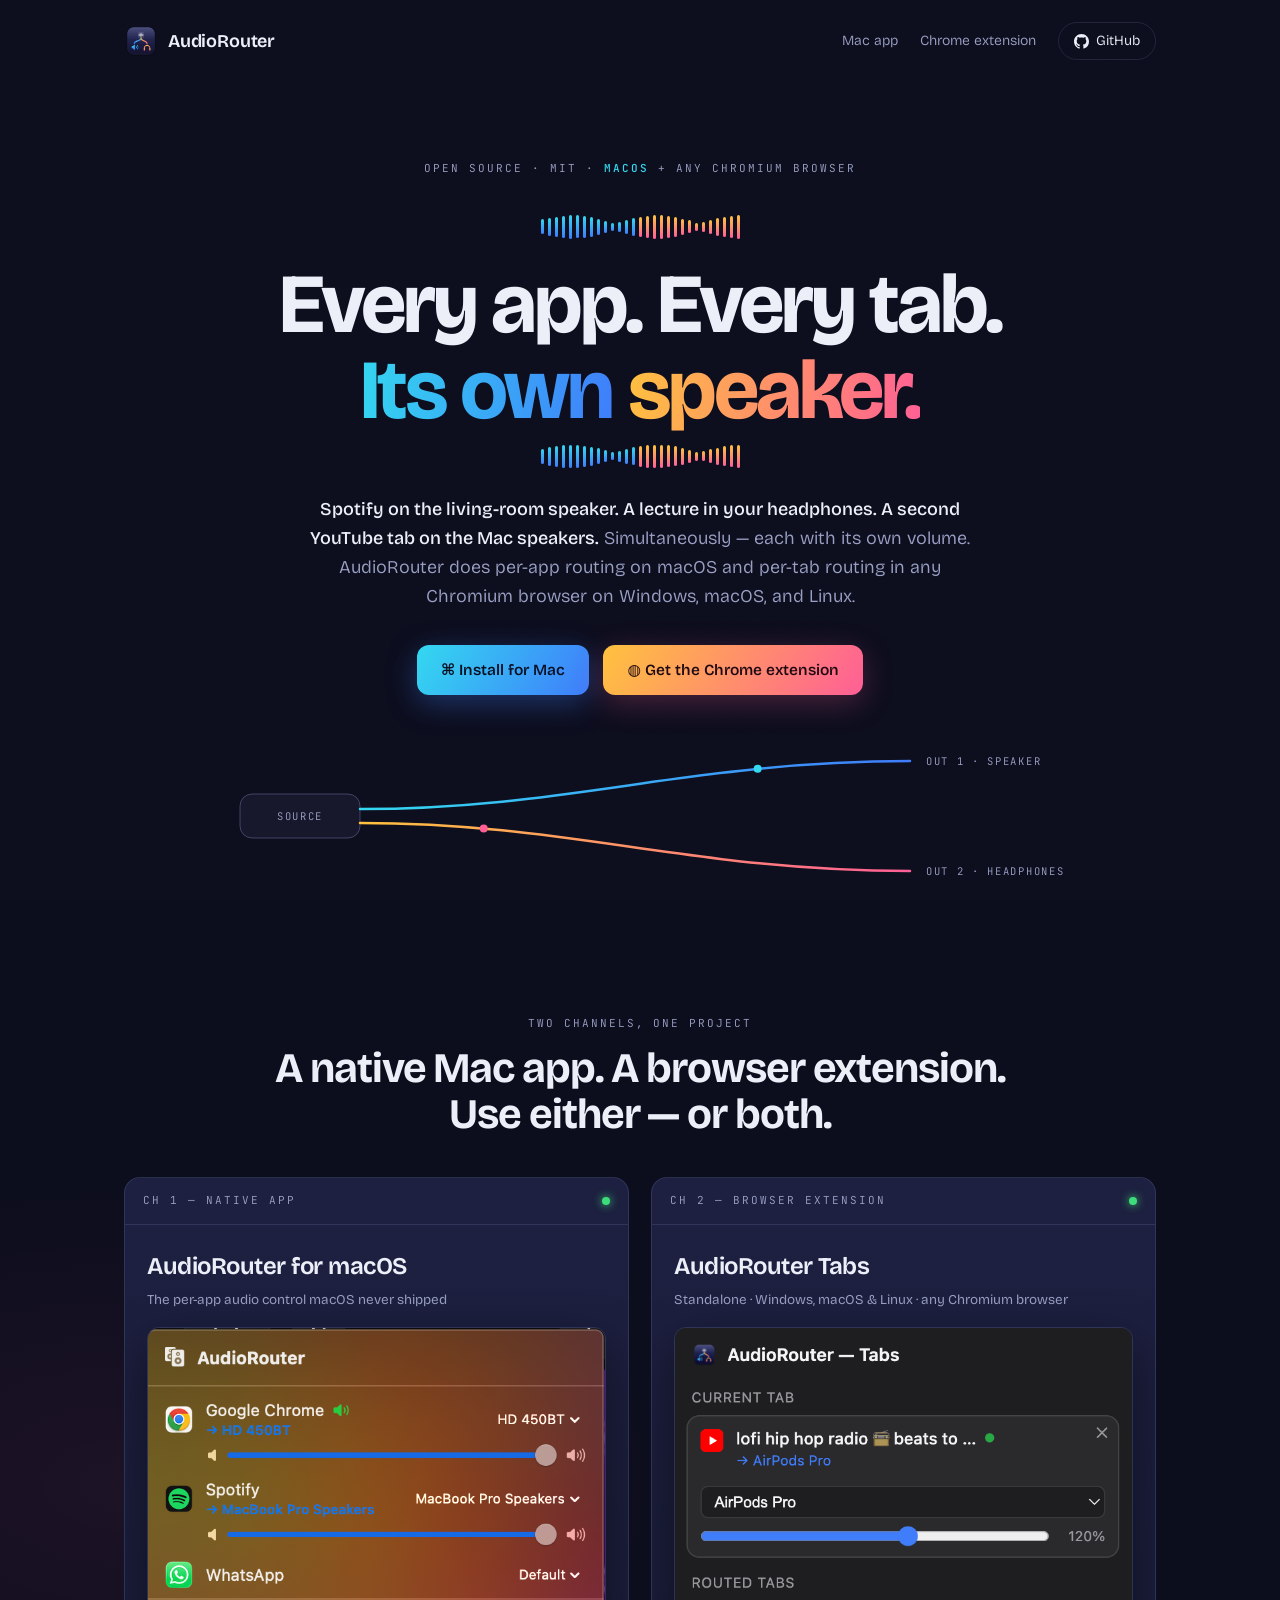
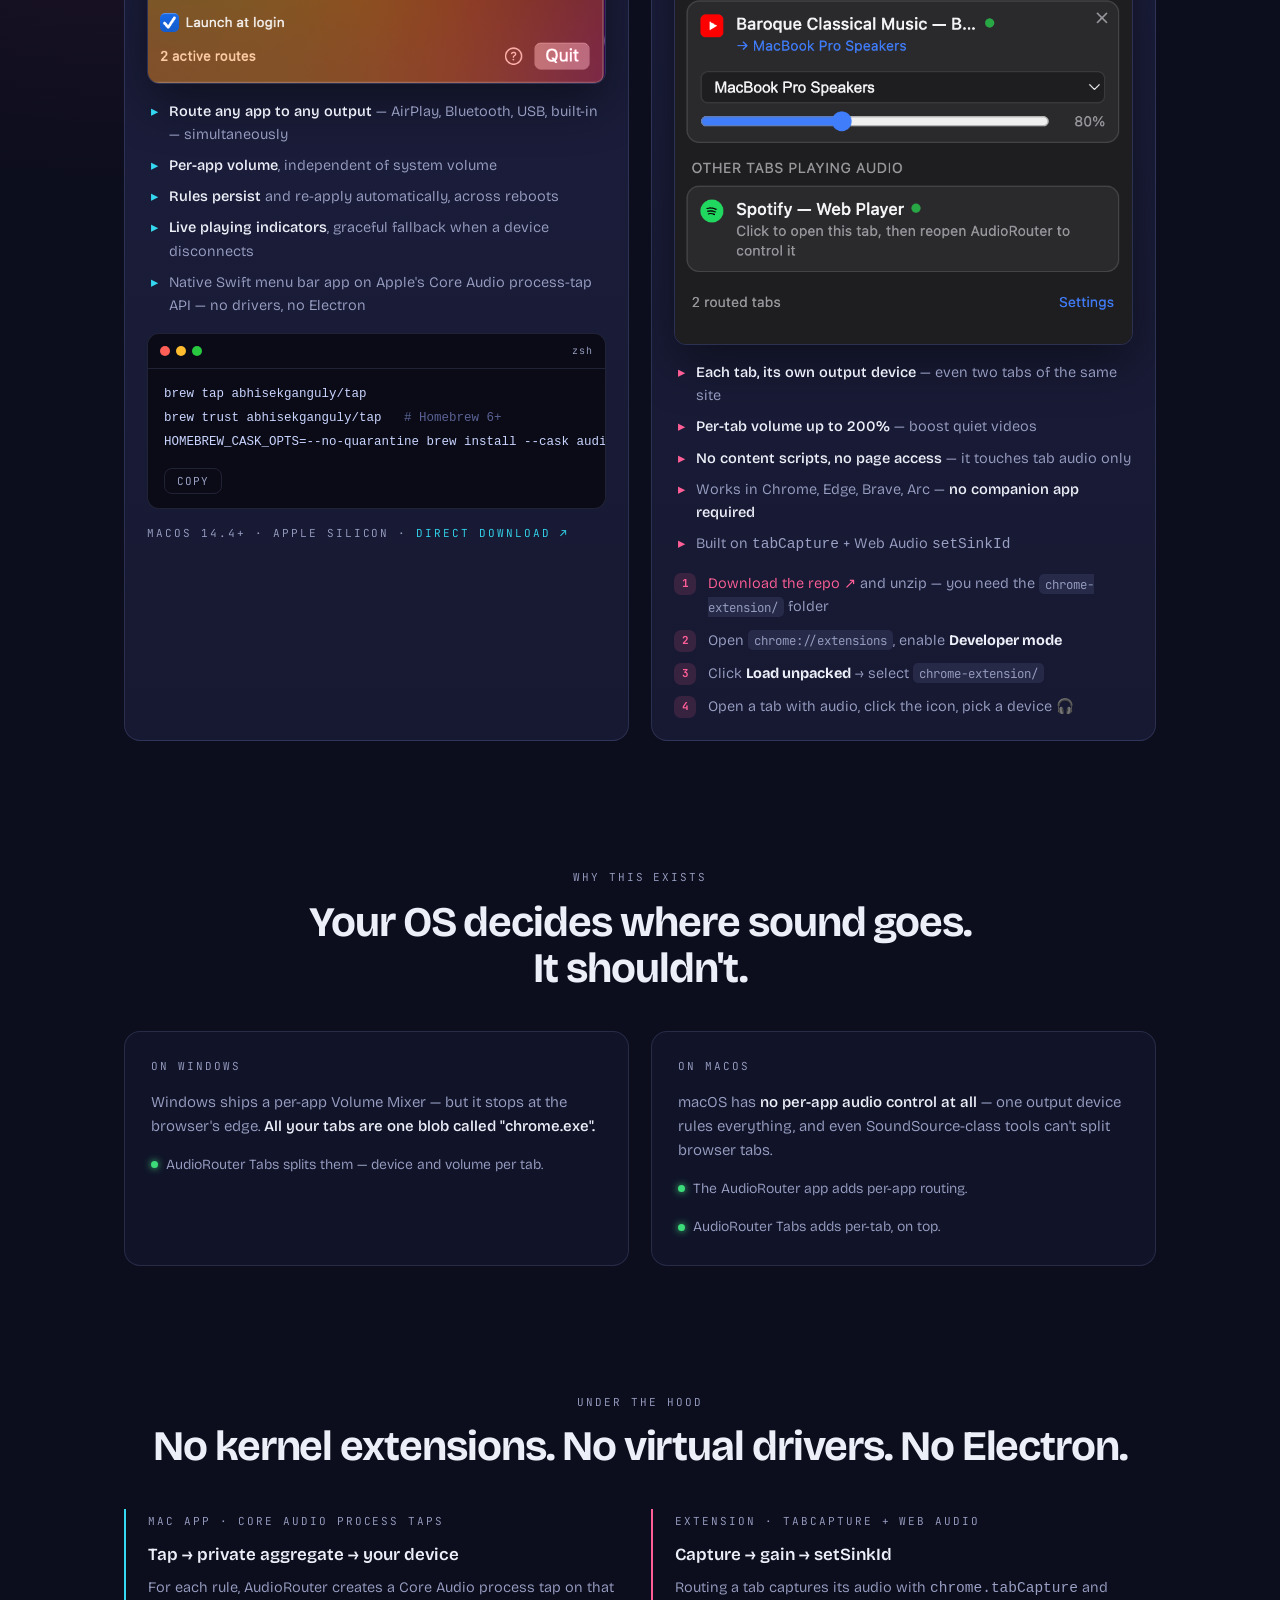
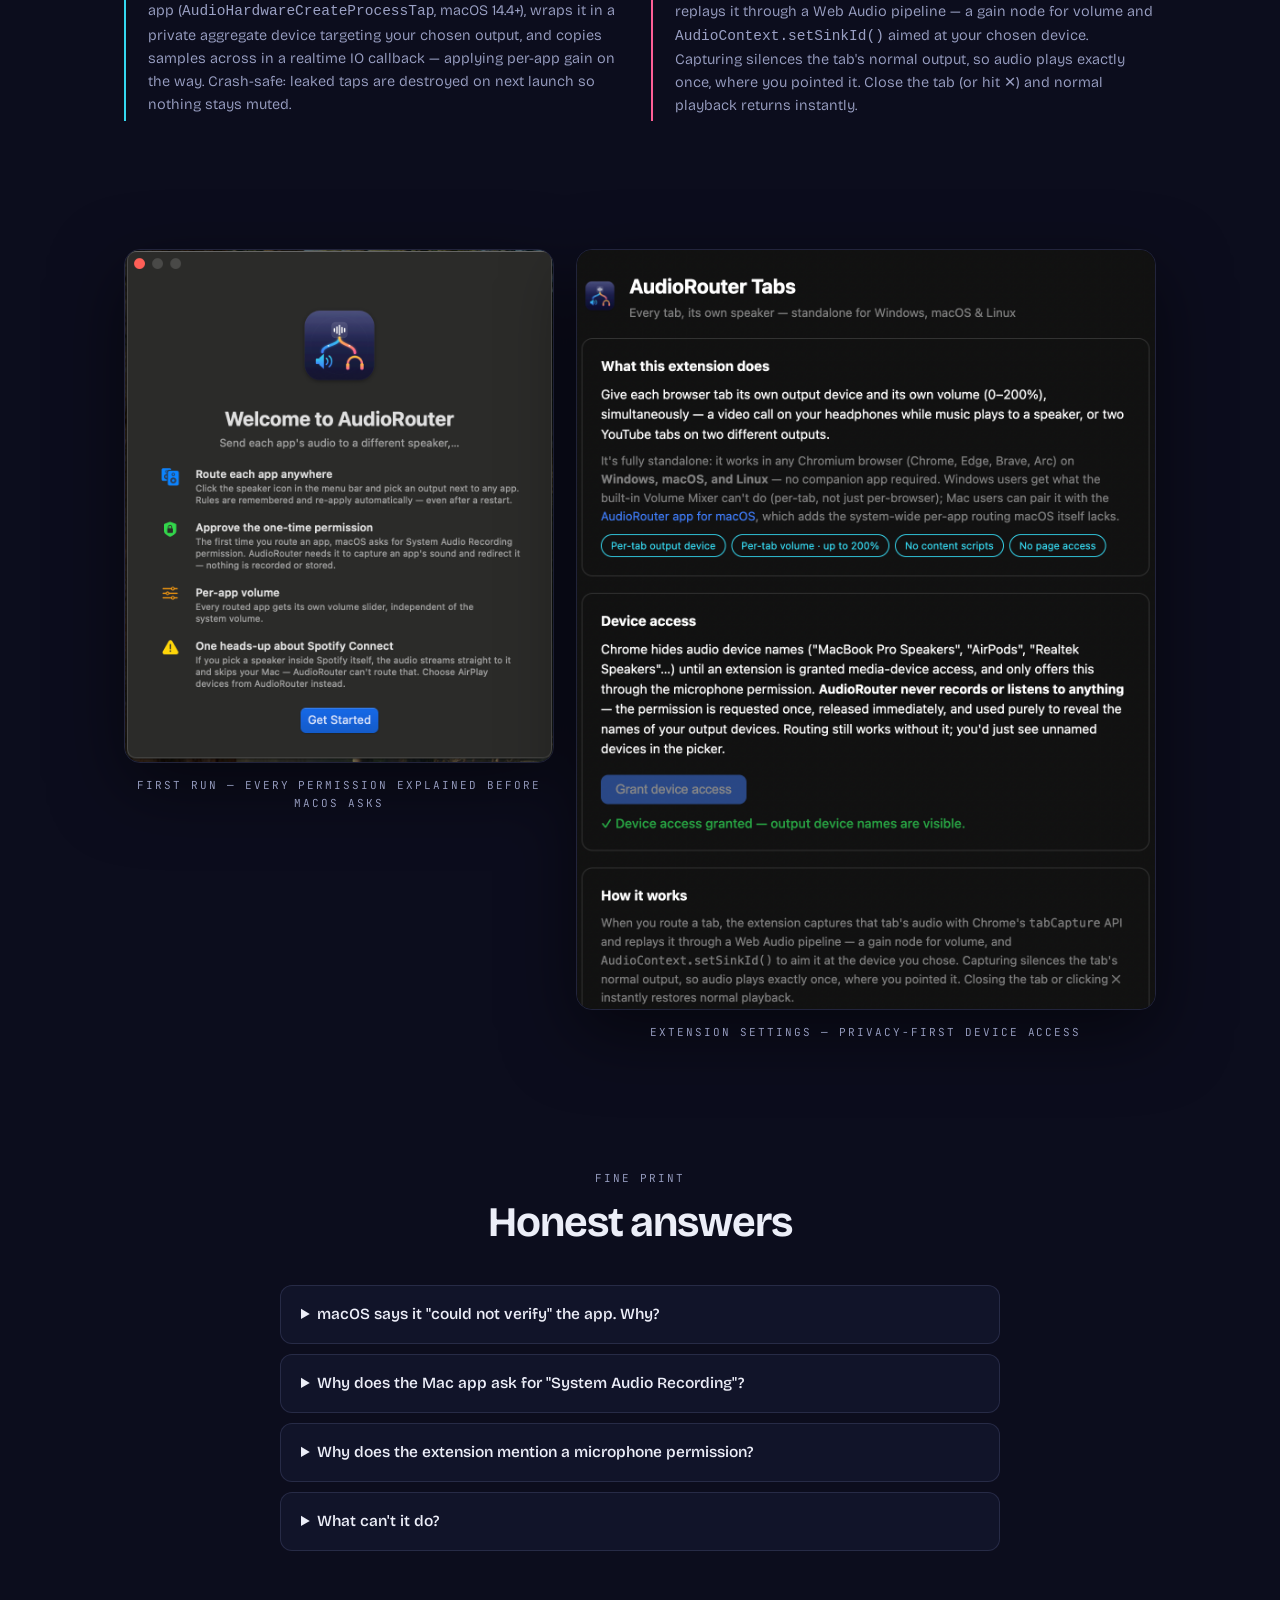
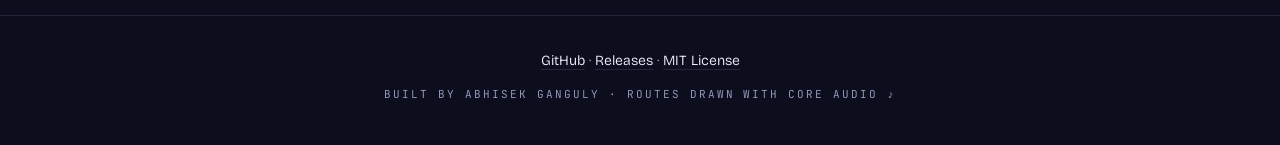
<file: docs/index.html>
<!DOCTYPE html>
<html lang="en">
<head>
<meta charset="utf-8">
<meta name="viewport" content="width=device-width, initial-scale=1">
<title>AudioRouter — every app, every tab, its own speaker</title>
<meta name="description" content="Open-source per-app audio routing for macOS and per-tab audio routing for any Chromium browser on Windows, macOS, and Linux. Spotify to the speaker, YouTube to your headphones — simultaneously.">
<meta property="og:title" content="AudioRouter">
<meta property="og:description" content="Every app. Every tab. Its own speaker. Open-source audio routing for macOS + any Chromium browser.">
<meta property="og:image" content="https://abhisekganguly.github.io/AudioRouter/assets/icon.png">
<link rel="icon" href="assets/icon.png">
<link rel="preconnect" href="https://fonts.googleapis.com">
<link rel="preconnect" href="https://fonts.gstatic.com" crossorigin>
<link href="https://fonts.googleapis.com/css2?family=Bricolage+Grotesque:opsz,wght@12..96,300..800&family=JetBrains+Mono:wght@400;500;700&display=swap" rel="stylesheet">
<style>
:root {
  --bg: #0c0d1d;
  --bg-2: #12142e;
  --panel: #171932;
  --panel-2: #1d2040;
  --line: rgba(151, 161, 220, 0.16);
  --text: #eceef8;
  --text-2: #9aa0c4;
  --teal: #34d8f0;
  --blue: #3f7dfb;
  --amber: #ffc23e;
  --coral: #ff5f96;
  --green: #3ddc7a;
  --red: #ff5757;
  --radius: 16px;
}

* { margin: 0; padding: 0; box-sizing: border-box; }

html { scroll-behavior: smooth; }

body {
  background:
    radial-gradient(1100px 600px at 75% -10%, rgba(63, 125, 251, 0.14), transparent 60%),
    radial-gradient(900px 500px at 10% 30%, rgba(255, 95, 150, 0.07), transparent 60%),
    var(--bg);
  color: var(--text);
  font-family: "Bricolage Grotesque", system-ui, sans-serif;
  font-weight: 340;
  line-height: 1.6;
  overflow-x: hidden;
}

/* faint grain */
body::before {
  content: "";
  position: fixed; inset: 0;
  pointer-events: none;
  opacity: 0.5;
  background-image: url("data:image/svg+xml,%3Csvg xmlns='http://www.w3.org/2000/svg' width='140' height='140'%3E%3Cfilter id='n'%3E%3CfeTurbulence type='fractalNoise' baseFrequency='0.9' numOctaves='2'/%3E%3CfeColorMatrix values='0 0 0 0 1 0 0 0 0 1 0 0 0 0 1 0 0 0 0.03 0'/%3E%3C/filter%3E%3Crect width='140' height='140' filter='url(%23n)'/%3E%3C/svg%3E");
  z-index: 1;
}

main, nav, footer { position: relative; z-index: 2; }

.mono {
  font-family: "JetBrains Mono", monospace;
  font-size: 11px;
  letter-spacing: 0.18em;
  text-transform: uppercase;
  color: var(--text-2);
}

.wrap { max-width: 1080px; margin: 0 auto; padding: 0 24px; }

/* ─── nav ─── */
nav {
  display: flex; align-items: center; justify-content: space-between;
  max-width: 1080px; margin: 0 auto; padding: 22px 24px;
}
.brand { display: flex; align-items: center; gap: 10px; text-decoration: none; color: var(--text); }
.brand img { width: 34px; height: 34px; }
.brand span { font-weight: 640; font-size: 18px; letter-spacing: -0.01em; }
nav .links { display: flex; gap: 22px; align-items: center; }
nav a.plain { color: var(--text-2); text-decoration: none; font-size: 14px; }
nav a.plain:hover { color: var(--text); }
.gh-btn {
  display: inline-flex; align-items: center; gap: 7px;
  border: 1px solid var(--line); border-radius: 99px;
  padding: 7px 15px; color: var(--text); text-decoration: none; font-size: 14px;
  transition: border-color 0.2s, background 0.2s;
}
.gh-btn:hover { border-color: var(--teal); background: rgba(52, 216, 240, 0.07); }

/* ─── hero ─── */
.hero { padding: 72px 0 40px; text-align: center; }

.hero .mono { display: inline-block; margin-bottom: 22px; }
.hero .mono b { color: var(--teal); font-weight: 500; }

h1 {
  font-size: clamp(42px, 7.2vw, 84px);
  font-weight: 720;
  line-height: 1.02;
  letter-spacing: -0.035em;
  margin: 0 auto 10px;
  max-width: 15ch;
}
h1 .t { background: linear-gradient(100deg, var(--teal), var(--blue)); -webkit-background-clip: text; background-clip: text; color: transparent; }
h1 .c { background: linear-gradient(100deg, var(--amber), var(--coral)); -webkit-background-clip: text; background-clip: text; color: transparent; }

.hero p.sub {
  color: var(--text-2);
  font-size: 18px;
  max-width: 56ch;
  margin: 0 auto 34px;
}
.hero p.sub strong { color: var(--text); font-weight: 520; }

.cta-row { display: flex; gap: 14px; justify-content: center; flex-wrap: wrap; }
.btn {
  display: inline-flex; align-items: center; gap: 9px;
  border-radius: 12px; padding: 13px 24px;
  font-size: 15.5px; font-weight: 560; text-decoration: none;
  font-family: inherit;
  transition: transform 0.15s, box-shadow 0.2s, background 0.2s;
}
.btn:active { transform: translateY(1px); }
.btn.primary {
  background: linear-gradient(120deg, var(--teal), var(--blue));
  color: #071022;
  box-shadow: 0 8px 30px rgba(63, 125, 251, 0.35);
}
.btn.primary:hover { box-shadow: 0 10px 38px rgba(63, 125, 251, 0.5); }
.btn.secondary {
  background: linear-gradient(120deg, var(--amber), var(--coral));
  color: #200a12;
  box-shadow: 0 8px 30px rgba(255, 95, 150, 0.25);
}
.btn.secondary:hover { box-shadow: 0 10px 38px rgba(255, 95, 150, 0.4); }

/* ─── animated route diagram ─── */
.routes { margin: 26px auto 0; max-width: 860px; display: block; }
.routes text, .routes-v text {
  font-family: "JetBrains Mono", monospace;
  font-size: 10.5px; letter-spacing: 0.16em;
  fill: var(--text-2);
}
/* vertical variant — phones only */
.routes-v { display: none; margin: 30px auto 0; width: min(320px, 88vw); }
/* equalizer strips framing the headline */
.eq-strip {
  display: flex; gap: 4px; align-items: center; justify-content: center;
  height: 26px; margin: 14px auto 22px;
}
h1 + .eq-strip { margin: 2px auto 26px; }
.eq-strip i {
  width: 3px; border-radius: 2px;
  animation: eq 1.1s ease-in-out infinite;
}
@keyframes eq { 0%, 100% { transform: scaleY(0.4); } 50% { transform: scaleY(1); } }

/* ─── sections ─── */
section { padding: 64px 0; }
.section-head { text-align: center; margin-bottom: 40px; }
.section-head .mono { margin-bottom: 12px; display: block; }
h2 { font-size: clamp(28px, 4vw, 42px); font-weight: 680; letter-spacing: -0.025em; line-height: 1.1; }
.section-head p { color: var(--text-2); max-width: 58ch; margin: 14px auto 0; }

/* channel strips */
.channels { display: grid; grid-template-columns: 1fr 1fr; gap: 22px; }
@media (max-width: 900px) { .channels { grid-template-columns: 1fr; } }

.channel {
  background: linear-gradient(180deg, var(--panel-2), var(--panel));
  border: 1px solid var(--line);
  border-radius: var(--radius);
  overflow: hidden;
  display: flex; flex-direction: column;
  min-width: 0; /* let grid columns shrink below the terminal's line length */
}
.channel-head {
  display: flex; align-items: center; justify-content: space-between;
  padding: 14px 18px; border-bottom: 1px solid var(--line);
}
.channel-head .led { width: 8px; height: 8px; border-radius: 50%; background: var(--green); box-shadow: 0 0 8px var(--green); animation: pulse 2s infinite; }
@keyframes pulse { 50% { opacity: 0.5; } }
.channel-body { padding: 22px; display: flex; flex-direction: column; gap: 16px; flex: 1; min-width: 0; }
.channel-body > * { min-width: 0; }
.channel h3 { font-size: 24px; font-weight: 640; letter-spacing: -0.02em; }
.channel h3 small { display: block; font-size: 13.5px; color: var(--text-2); font-weight: 380; margin-top: 4px; letter-spacing: 0; }
.shot {
  border-radius: 12px; border: 1px solid var(--line);
  width: 100%; display: block;
  box-shadow: 0 18px 50px rgba(0, 0, 0, 0.45);
}
.feat { list-style: none; display: grid; gap: 8px; font-size: 14.5px; color: var(--text-2); }
.feat li { padding-left: 22px; position: relative; }
.feat li::before { content: "▸"; position: absolute; left: 4px; }
.feat.t li::before { color: var(--teal); }
.feat.c li::before { color: var(--coral); }
.feat b { color: var(--text); font-weight: 540; }

/* terminal */
.term {
  background: #0a0b16;
  border: 1px solid var(--line);
  border-radius: 12px;
  overflow: hidden;
  font-family: "JetBrains Mono", monospace;
  font-size: 12.5px;
  min-width: 0;
}
.term-bar { display: flex; gap: 6px; align-items: center; padding: 9px 12px; border-bottom: 1px solid var(--line); }
.term-bar i { width: 10px; height: 10px; border-radius: 50%; }
.term-bar i:nth-child(1) { background: #ff5f57; }
.term-bar i:nth-child(2) { background: #febc2e; }
.term-bar i:nth-child(3) { background: #28c840; }
.term-bar span { margin-left: auto; font-size: 10px; color: var(--text-2); letter-spacing: 0.1em; }
.term pre { padding: 14px 16px; overflow-x: auto; line-height: 1.9; color: #c9d4ff; }
.term .dim { color: #5a6295; }
.copy-btn {
  margin: 0 16px 14px; align-self: flex-start;
  background: none; border: 1px solid var(--line); color: var(--text-2);
  border-radius: 8px; padding: 5px 12px; font-family: "JetBrains Mono", monospace;
  font-size: 11px; cursor: pointer; letter-spacing: 0.08em;
}
.copy-btn:hover { color: var(--teal); border-color: var(--teal); }

.steps { counter-reset: s; list-style: none; display: grid; gap: 10px; font-size: 14.5px; color: var(--text-2); }
.steps li { counter-increment: s; padding-left: 34px; position: relative; }
.steps li::before {
  content: counter(s);
  position: absolute; left: 0; top: 1px;
  width: 22px; height: 22px; border-radius: 7px;
  display: grid; place-items: center;
  background: rgba(255, 95, 150, 0.14); color: var(--coral);
  font-family: "JetBrains Mono", monospace; font-size: 11px; font-weight: 700;
}
.steps code, .why code, .faq code {
  font-family: "JetBrains Mono", monospace; font-size: 0.86em;
  background: rgba(151, 161, 220, 0.12); border-radius: 5px; padding: 1.5px 6px;
}

/* why */
.why-grid { display: grid; grid-template-columns: 1fr 1fr; gap: 22px; }
@media (max-width: 800px) { .why-grid { grid-template-columns: 1fr; } }
.why-card {
  border: 1px solid var(--line); border-radius: var(--radius);
  padding: 26px; background: rgba(23, 25, 50, 0.6);
  min-width: 0;
}
.why-card .mono { display: block; margin-bottom: 14px; }
.why-card p { color: var(--text-2); font-size: 15px; }
.why-card p b { color: var(--text); font-weight: 540; }
.why-card .verdict { margin-top: 16px; font-size: 14px; display: flex; align-items: center; gap: 8px; }
.dot { width: 7px; height: 7px; border-radius: 50%; display: inline-block; }
.dot.g { background: var(--green); box-shadow: 0 0 7px var(--green); }
.dot.r { background: var(--red); box-shadow: 0 0 7px var(--red); }

/* how */
.how-grid { display: grid; grid-template-columns: 1fr 1fr; gap: 22px; }
@media (max-width: 800px) { .how-grid { grid-template-columns: 1fr; } }
.how-card { border-left: 2px solid var(--teal); padding: 4px 0 4px 22px; }
.how-card.c { border-color: var(--coral); }
.how-card h4 { font-size: 17px; font-weight: 600; margin-bottom: 8px; }
.how-card p { color: var(--text-2); font-size: 14.5px; }
.how-card .mono { display: block; margin-bottom: 10px; }

/* gallery */
.gallery-grid { display: grid; grid-template-columns: 1fr 1.35fr; gap: 22px; align-items: start; }
@media (max-width: 800px) { .gallery-grid { grid-template-columns: 1fr; } }
.gallery img { width: 100%; border-radius: var(--radius); border: 1px solid var(--line); box-shadow: 0 24px 70px rgba(0, 0, 0, 0.5); display: block; }
.gallery figcaption { text-align: center; margin-top: 14px; }

/* faq */
.faq { max-width: 720px; margin: 0 auto; display: grid; gap: 10px; }
.faq details {
  border: 1px solid var(--line); border-radius: 12px;
  background: rgba(23, 25, 50, 0.6); padding: 16px 20px;
}
.faq summary { cursor: pointer; font-weight: 540; font-size: 15.5px; }
.faq details p { color: var(--text-2); font-size: 14.5px; margin-top: 10px; }

footer {
  border-top: 1px solid var(--line);
  padding: 34px 24px 44px; text-align: center; color: var(--text-2); font-size: 14px;
}
footer a { color: var(--text); text-decoration: none; border-bottom: 1px solid var(--line); }
footer a:hover { border-color: var(--teal); }
footer .mono { display: block; margin-top: 14px; }

/* reveals */
.rv { opacity: 0; transform: translateY(22px); transition: opacity 0.7s ease, transform 0.7s ease; }
.rv.vis { opacity: 1; transform: none; }
.hero > * { animation: rise 0.8s cubic-bezier(0.2, 0.7, 0.2, 1) both; }
.hero > *:nth-child(2) { animation-delay: 0.08s; }
.hero > *:nth-child(3) { animation-delay: 0.16s; }
.hero > *:nth-child(4) { animation-delay: 0.24s; }
.hero > *:nth-child(5) { animation-delay: 0.32s; }
@keyframes rise { from { opacity: 0; transform: translateY(26px); } }

/* ─── mobile ─── */
@media (max-width: 640px) {
  nav { padding: 16px 18px; }
  nav .links { gap: 12px; }
  nav a.plain { display: none; }

  .wrap { padding: 0 18px; }
  .hero { padding: 44px 0 28px; }
  .hero p.sub { font-size: 16px; }
  .hero .mono { letter-spacing: 0.12em; }

  .cta-row { flex-direction: column; align-items: stretch; }
  .btn { justify-content: center; padding: 15px 24px; }

  /* horizontal routes → vertical routes */
  .routes { display: none; }
  .routes-v { display: block; }

  section { padding: 44px 0; }
  .section-head { margin-bottom: 28px; }
  .channel-body { padding: 16px; gap: 14px; }
  .channel h3 { font-size: 21px; }
  .why-card { padding: 20px; }
  .how-card { padding-left: 16px; }
  .term pre { font-size: 11.5px; padding: 12px; white-space: pre-wrap; word-break: break-word; }
  .faq details { padding: 14px 16px; }
  footer { font-size: 13px; }
}

@media (prefers-reduced-motion: reduce) {
  *, *::before, *::after { animation: none !important; transition: none !important; }
}
</style>
</head>
<body>

<nav>
  <a class="brand" href="#"><img src="assets/icon.png" alt="AudioRouter icon"><span>AudioRouter</span></a>
  <div class="links">
    <a class="plain" href="#mac">Mac app</a>
    <a class="plain" href="#tabs">Chrome extension</a>
    <a class="gh-btn" href="https://github.com/AbhisekGanguly/AudioRouter">
      <svg width="15" height="15" viewBox="0 0 16 16" fill="currentColor"><path d="M8 0C3.58 0 0 3.58 0 8c0 3.54 2.29 6.53 5.47 7.59.4.07.55-.17.55-.38 0-.19-.01-.82-.01-1.49-2.01.37-2.53-.49-2.69-.94-.09-.23-.48-.94-.82-1.13-.28-.15-.68-.52-.01-.53.63-.01 1.08.58 1.23.82.72 1.21 1.87.87 2.33.66.07-.52.28-.87.51-1.07-1.78-.2-3.64-.89-3.64-3.95 0-.87.31-1.59.82-2.15-.08-.2-.36-1.02.08-2.12 0 0 .67-.21 2.2.82.64-.18 1.32-.27 2-.27s1.36.09 2 .27c1.53-1.04 2.2-.82 2.2-.82.44 1.1.16 1.92.08 2.12.51.56.82 1.27.82 2.15 0 3.07-1.87 3.75-3.65 3.95.29.25.54.73.54 1.48 0 1.07-.01 1.93-.01 2.2 0 .21.15.46.55.38A8.01 8.01 0 0 0 16 8c0-4.42-3.58-8-8-8z"/></svg>
      GitHub
    </a>
  </div>
</nav>

<main>
  <div class="wrap hero">
    <span class="mono">OPEN SOURCE · MIT · <b>macOS</b> + ANY CHROMIUM BROWSER</span>
    <div class="eq-strip" aria-hidden="true"></div>
    <h1>Every app. Every tab. <span class="t">Its own</span> <span class="c">speaker.</span></h1>
    <div class="eq-strip" aria-hidden="true"></div>
    <p class="sub">
      <strong>Spotify on the living-room speaker. A lecture in your headphones. A second
      YouTube tab on the Mac speakers.</strong> Simultaneously — each with its own volume.
      AudioRouter does per-app routing on macOS and per-tab routing in any Chromium
      browser on Windows, macOS, and Linux.
    </p>
    <div class="cta-row">
      <a class="btn primary" href="#mac">⌘ Install for Mac</a>
      <a class="btn secondary" href="#tabs">◍ Get the Chrome extension</a>
    </div>

    <svg class="routes" viewBox="0 0 860 190" fill="none" aria-hidden="true">
      <defs>
        <linearGradient id="gt" x1="0" y1="0" x2="1" y2="0">
          <stop offset="0" stop-color="#34d8f0"/><stop offset="1" stop-color="#3f7dfb"/>
        </linearGradient>
        <linearGradient id="gc" x1="0" y1="0" x2="1" y2="0">
          <stop offset="0" stop-color="#ffc23e"/><stop offset="1" stop-color="#ff5f96"/>
        </linearGradient>
      </defs>
      <rect x="30" y="73" width="120" height="44" rx="12" stroke="rgba(151,161,220,0.35)" fill="rgba(151,161,220,0.07)"/>
      <text x="90" y="99" text-anchor="middle">SOURCE</text>
      <path id="p1" d="M150 88 C 360 88, 480 40, 700 40" stroke="url(#gt)" stroke-width="2.5" stroke-linecap="round"/>
      <path id="p2" d="M150 102 C 360 102, 480 150, 700 150" stroke="url(#gc)" stroke-width="2.5" stroke-linecap="round"/>
      <circle r="4" fill="#34d8f0">
        <animateMotion dur="3.2s" repeatCount="indefinite"><mpath href="#p1"/></animateMotion>
      </circle>
      <circle r="4" fill="#ff5f96">
        <animateMotion dur="3.2s" begin="1.6s" repeatCount="indefinite"><mpath href="#p2"/></animateMotion>
      </circle>
      <text x="716" y="44" >OUT 1 · SPEAKER</text>
      <text x="716" y="154">OUT 2 · HEADPHONES</text>
    </svg>

    <svg class="routes-v" viewBox="0 0 320 330" fill="none" aria-hidden="true">
      <defs>
        <linearGradient id="gtv" x1="0" y1="0" x2="0" y2="1">
          <stop offset="0" stop-color="#34d8f0"/><stop offset="1" stop-color="#3f7dfb"/>
        </linearGradient>
        <linearGradient id="gcv" x1="0" y1="0" x2="0" y2="1">
          <stop offset="0" stop-color="#ffc23e"/><stop offset="1" stop-color="#ff5f96"/>
        </linearGradient>
      </defs>
      <rect x="100" y="16" width="120" height="44" rx="12" stroke="rgba(151,161,220,0.35)" fill="rgba(151,161,220,0.07)"/>
      <text x="160" y="42" text-anchor="middle">SOURCE</text>
      <path id="pv1" d="M153 60 C 153 150, 72 170, 72 252" stroke="url(#gtv)" stroke-width="2.5" stroke-linecap="round"/>
      <path id="pv2" d="M167 60 C 167 150, 248 170, 248 252" stroke="url(#gcv)" stroke-width="2.5" stroke-linecap="round"/>
      <circle r="4" fill="#34d8f0">
        <animateMotion dur="3.2s" repeatCount="indefinite"><mpath href="#pv1"/></animateMotion>
      </circle>
      <circle r="4" fill="#ff5f96">
        <animateMotion dur="3.2s" begin="1.6s" repeatCount="indefinite"><mpath href="#pv2"/></animateMotion>
      </circle>
      <text x="72" y="280" text-anchor="middle">OUT 1</text>
      <text x="72" y="298" text-anchor="middle">SPEAKER</text>
      <text x="248" y="280" text-anchor="middle">OUT 2</text>
      <text x="248" y="298" text-anchor="middle">HEADPHONES</text>
    </svg>
  </div>

  <section id="products">
    <div class="wrap">
      <div class="section-head rv">
        <span class="mono">TWO CHANNELS, ONE PROJECT</span>
        <h2>A native Mac app. A browser extension.<br>Use either — or both.</h2>
      </div>

      <div class="channels">
        <div class="channel rv" id="mac">
          <div class="channel-head">
            <span class="mono">CH 1 — NATIVE APP</span><span class="led"></span>
          </div>
          <div class="channel-body">
            <h3>AudioRouter for macOS
              <small>The per-app audio control macOS never shipped</small>
            </h3>
            <img class="shot" src="assets/mac-app.png" alt="AudioRouter menu bar popover routing Spotify and Chrome to different devices" loading="lazy">
            <ul class="feat t">
              <li><b>Route any app to any output</b> — AirPlay, Bluetooth, USB, built-in — simultaneously</li>
              <li><b>Per-app volume</b>, independent of system volume</li>
              <li><b>Rules persist</b> and re-apply automatically, across reboots</li>
              <li><b>Live playing indicators</b>, graceful fallback when a device disconnects</li>
              <li>Native Swift menu bar app on Apple's Core Audio process-tap API — no drivers, no Electron</li>
            </ul>
            <div class="term">
              <div class="term-bar"><i></i><i></i><i></i><span>zsh</span></div>
              <pre id="brew-cmd">brew tap abhisekganguly/tap
brew trust abhisekganguly/tap   <span class="dim"># Homebrew 6+</span>
HOMEBREW_CASK_OPTS=--no-quarantine brew install --cask audiorouter</pre>
              <button class="copy-btn" data-copy="brew tap abhisekganguly/tap
brew trust abhisekganguly/tap
HOMEBREW_CASK_OPTS=--no-quarantine brew install --cask audiorouter">COPY</button>
            </div>
            <span class="mono">macOS 14.4+ · APPLE SILICON · <a style="color:var(--teal); text-decoration:none" href="https://github.com/AbhisekGanguly/AudioRouter/releases">DIRECT DOWNLOAD ↗</a></span>
          </div>
        </div>

        <div class="channel rv" id="tabs">
          <div class="channel-head">
            <span class="mono">CH 2 — BROWSER EXTENSION</span><span class="led"></span>
          </div>
          <div class="channel-body">
            <h3>AudioRouter Tabs
              <small>Standalone · Windows, macOS &amp; Linux · any Chromium browser</small>
            </h3>
            <img class="shot" src="assets/tabs-popup.png" alt="AudioRouter Tabs popup routing two YouTube tabs to different devices" loading="lazy">
            <ul class="feat c">
              <li><b>Each tab, its own output device</b> — even two tabs of the same site</li>
              <li><b>Per-tab volume up to 200%</b> — boost quiet videos</li>
              <li><b>No content scripts, no page access</b> — it touches tab audio only</li>
              <li>Works in Chrome, Edge, Brave, Arc — <b>no companion app required</b></li>
              <li>Built on <code>tabCapture</code> + Web Audio <code>setSinkId</code></li>
            </ul>
            <ol class="steps">
              <li><a style="color:var(--coral); text-decoration:none" href="https://github.com/AbhisekGanguly/AudioRouter/archive/refs/heads/main.zip">Download the repo ↗</a> and unzip — you need the <code>chrome-extension/</code> folder</li>
              <li>Open <code>chrome://extensions</code>, enable <b style="color:var(--text)">Developer mode</b></li>
              <li>Click <b style="color:var(--text)">Load unpacked</b> → select <code>chrome-extension/</code></li>
              <li>Open a tab with audio, click the icon, pick a device 🎧</li>
            </ol>
          </div>
        </div>
      </div>
    </div>
  </section>

  <section id="why">
    <div class="wrap">
      <div class="section-head rv">
        <span class="mono">WHY THIS EXISTS</span>
        <h2>Your OS decides where sound goes.<br>It shouldn't.</h2>
      </div>
      <div class="why-grid">
        <div class="why-card rv">
          <span class="mono">ON WINDOWS</span>
          <p>Windows ships a per-app Volume Mixer — but it stops at the browser's edge.
          <b>All your tabs are one blob called "chrome.exe".</b></p>
          <p class="verdict"><span class="dot g"></span>AudioRouter Tabs splits them — device and volume per tab.</p>
        </div>
        <div class="why-card rv">
          <span class="mono">ON MACOS</span>
          <p>macOS has <b>no per-app audio control at all</b> — one output device rules
          everything, and even SoundSource-class tools can't split browser tabs.</p>
          <p class="verdict"><span class="dot g"></span>The AudioRouter app adds per-app routing.</p>
          <p class="verdict"><span class="dot g"></span>AudioRouter Tabs adds per-tab, on top.</p>
        </div>
      </div>
    </div>
  </section>

  <section id="how">
    <div class="wrap">
      <div class="section-head rv">
        <span class="mono">UNDER THE HOOD</span>
        <h2>No kernel extensions. No virtual drivers. No Electron.</h2>
      </div>
      <div class="how-grid">
        <div class="how-card rv">
          <span class="mono">MAC APP · CORE AUDIO PROCESS TAPS</span>
          <h4>Tap → private aggregate → your device</h4>
          <p>For each rule, AudioRouter creates a Core Audio process tap on that app
          (<code>AudioHardwareCreateProcessTap</code>, macOS 14.4+), wraps it in a private
          aggregate device targeting your chosen output, and copies samples across in a
          realtime IO callback — applying per-app gain on the way. Crash-safe: leaked
          taps are destroyed on next launch so nothing stays muted.</p>
        </div>
        <div class="how-card c rv">
          <span class="mono">EXTENSION · TABCAPTURE + WEB AUDIO</span>
          <h4>Capture → gain → setSinkId</h4>
          <p>Routing a tab captures its audio with <code>chrome.tabCapture</code> and
          replays it through a Web Audio pipeline — a gain node for volume and
          <code>AudioContext.setSinkId()</code> aimed at your chosen device. Capturing
          silences the tab's normal output, so audio plays exactly once, where you
          pointed it. Close the tab (or hit ✕) and normal playback returns instantly.</p>
        </div>
      </div>
    </div>
  </section>

  <section id="settings-shot">
    <div class="wrap">
      <div class="gallery-grid">
        <figure class="gallery rv">
          <img src="assets/onboarding.png" alt="AudioRouter first-run welcome window" loading="lazy">
          <figcaption class="mono">FIRST RUN — EVERY PERMISSION EXPLAINED BEFORE MACOS ASKS</figcaption>
        </figure>
        <figure class="gallery rv">
          <img src="assets/tabs-options.png" alt="AudioRouter Tabs settings page" loading="lazy">
          <figcaption class="mono">EXTENSION SETTINGS — PRIVACY-FIRST DEVICE ACCESS</figcaption>
        </figure>
      </div>
    </div>
  </section>

  <section id="faq-s">
    <div class="wrap">
      <div class="section-head rv">
        <span class="mono">FINE PRINT</span>
        <h2>Honest answers</h2>
      </div>
      <div class="faq rv">
        <details>
          <summary>macOS says it "could not verify" the app. Why?</summary>
          <p>The Mac app is ad-hoc signed (no Apple Developer subscription — this is a free,
          open-source project). Install via Homebrew with <code>--no-quarantine</code> and the warning
          never appears; or after a manual download, approve it once under
          System&nbsp;Settings&nbsp;→&nbsp;Privacy&nbsp;&amp;&nbsp;Security&nbsp;→&nbsp;"Open&nbsp;Anyway".</p>
        </details>
        <details>
          <summary>Why does the Mac app ask for "System Audio Recording"?</summary>
          <p>That's the permission gating Apple's process-tap API — the only sanctioned way to
          capture an app's audio in order to redirect it. Nothing is recorded or stored; the
          audio goes straight to the device you chose, and the code is public.</p>
        </details>
        <details>
          <summary>Why does the extension mention a microphone permission?</summary>
          <p>Chrome only reveals audio device <em>names</em> to extensions holding a media
          permission, and the mic permission is the only lever it offers. AudioRouter Tabs
          requests it once, releases it immediately, and uses it purely to show names like
          "AirPods Pro" instead of anonymous device IDs. Routing works without it.</p>
        </details>
        <details>
          <summary>What can't it do?</summary>
          <p>Audio an app streams over its own network protocol (Spotify Connect, Chromecast)
          never touches your computer's audio system and can't be routed — pick AirPlay from
          AudioRouter instead. On the Mac app, a whole-Chrome rule overrides the extension's
          per-tab choices, so use one or the other for Chrome. <code>chrome://</code> pages can't be
          captured (Chrome policy).</p>
        </details>
      </div>
    </div>
  </section>
</main>

<footer>
  <div>
    <a href="https://github.com/AbhisekGanguly/AudioRouter">GitHub</a> ·
    <a href="https://github.com/AbhisekGanguly/AudioRouter/releases">Releases</a> ·
    <a href="https://github.com/AbhisekGanguly/AudioRouter/blob/main/LICENSE">MIT License</a>
  </div>
  <span class="mono">BUILT BY ABHISEK GANGULY · ROUTES DRAWN WITH CORE AUDIO ♪</span>
</footer>

<script>
// Equalizer strips above/below the headline: left half teal→blue,
// right half amber→coral — same split as the two routes.
document.querySelectorAll(".eq-strip").forEach((strip) => {
  const bars = 29;
  for (let i = 0; i < bars; i++) {
    const bar = document.createElement("i");
    const t = i / (bars - 1);
    const height = 28 + 62 * Math.abs(Math.sin(t * Math.PI * 2.3 + 0.5));
    bar.style.height = height + "%";
    bar.style.animationDelay = (i * 0.07).toFixed(2) + "s";
    bar.style.animationDuration = (0.9 + 0.4 * Math.pow(Math.sin(i * 1.7), 2)).toFixed(2) + "s";
    bar.style.background = t < 0.5
      ? "linear-gradient(#34d8f0, #3f7dfb)"
      : "linear-gradient(#ffc23e, #ff5f96)";
    strip.appendChild(bar);
  }
});

document.querySelectorAll(".copy-btn").forEach((btn) => {
  btn.addEventListener("click", async () => {
    await navigator.clipboard.writeText(btn.dataset.copy);
    btn.textContent = "COPIED ✓";
    setTimeout(() => (btn.textContent = "COPY"), 1600);
  });
});

const io = new IntersectionObserver(
  (entries) => entries.forEach((e) => e.isIntersecting && e.target.classList.add("vis")),
  { threshold: 0.12 }
);
document.querySelectorAll(".rv").forEach((el) => io.observe(el));
</script>
</body>
</html>
</file>
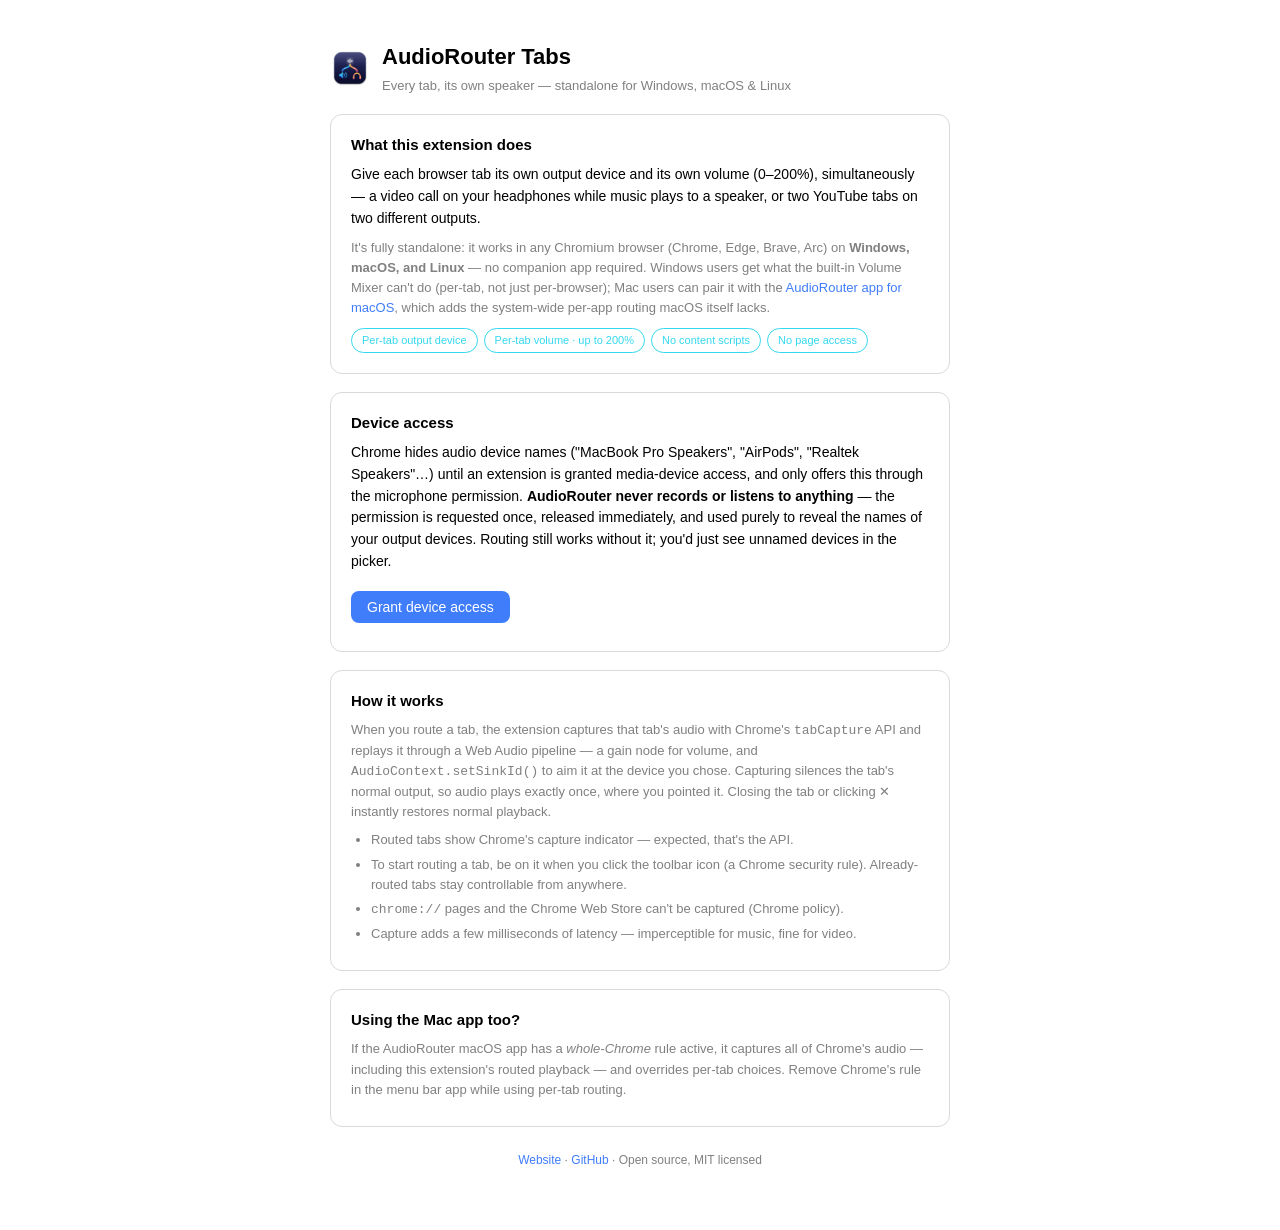
<file: chrome-extension/options.html>
<!DOCTYPE html>
<html>
<head>
<meta charset="utf-8">
<title>AudioRouter Tabs — Settings</title>
<style>
  :root {
    color-scheme: light dark;
    --accent: #3f7dfb;
    --teal: #34d8f0;
    --coral: #ff5f96;
    --border: rgba(128, 128, 128, 0.3);
  }
  body {
    font: 14px/1.55 -apple-system, BlinkMacSystemFont, "Segoe UI", sans-serif;
    max-width: 620px;
    margin: 40px auto 64px;
    padding: 0 24px;
  }
  header { display: flex; align-items: center; gap: 12px; margin-bottom: 4px; }
  header img { width: 40px; height: 40px; }
  h1 { font-size: 22px; margin: 0; }
  .tagline { color: gray; font-size: 13px; margin: 2px 0 0; }
  .card {
    border: 1px solid var(--border);
    border-radius: 12px;
    padding: 18px 20px;
    margin-top: 18px;
  }
  h2 { font-size: 15px; margin: 0 0 8px; }
  p { margin: 8px 0; }
  ul { margin: 8px 0; padding-left: 20px; }
  li { margin: 4px 0; }
  button {
    border: none;
    border-radius: 8px;
    padding: 8px 16px;
    background: var(--accent);
    color: #fff;
    font-size: 14px;
    cursor: pointer;
    margin-top: 10px;
  }
  button:disabled { opacity: 0.5; cursor: default; }
  .status { margin-top: 10px; font-weight: 500; }
  .ok { color: #28a745; }
  .err { color: #e5484d; }
  .muted { color: gray; font-size: 13px; }
  .pill-row { display: flex; gap: 6px; margin: 10px 0 2px; flex-wrap: wrap; }
  .pill {
    font-size: 11px;
    padding: 3px 10px;
    border-radius: 99px;
    border: 1px solid var(--border);
    color: gray;
  }
  .pill.on { border-color: var(--teal); color: var(--teal); }
  a { color: var(--accent); text-decoration: none; }
  a:hover { text-decoration: underline; }
  footer { margin-top: 24px; font-size: 12px; color: gray; text-align: center; }
</style>
</head>
<body>
<header>
  <img src="icons/icon48.png" alt="">
  <div>
    <h1>AudioRouter Tabs</h1>
    <p class="tagline">Every tab, its own speaker — standalone for Windows, macOS &amp; Linux</p>
  </div>
</header>

<div class="card">
  <h2>What this extension does</h2>
  <p>
    Give each browser tab its own output device and its own volume (0–200%),
    simultaneously — a video call on your headphones while music plays to a
    speaker, or two YouTube tabs on two different outputs.
  </p>
  <p class="muted">
    It's fully standalone: it works in any Chromium browser (Chrome, Edge,
    Brave, Arc) on <strong>Windows, macOS, and Linux</strong> — no companion
    app required. Windows users get what the built-in Volume Mixer can't do
    (per-tab, not just per-browser); Mac users can pair it with the
    <a href="https://github.com/AbhisekGanguly/AudioRouter" target="_blank">AudioRouter app for macOS</a>,
    which adds the system-wide per-app routing macOS itself lacks.
  </p>
  <div class="pill-row">
    <span class="pill on">Per-tab output device</span>
    <span class="pill on">Per-tab volume · up to 200%</span>
    <span class="pill on">No content scripts</span>
    <span class="pill on">No page access</span>
  </div>
</div>

<div class="card">
  <h2>Device access</h2>
  <p>
    Chrome hides audio device names ("MacBook Pro Speakers", "AirPods",
    "Realtek Speakers"…) until an extension is granted media-device access,
    and only offers this through the microphone permission.
    <strong>AudioRouter never records or listens to anything</strong> — the
    permission is requested once, released immediately, and used purely to
    reveal the names of your output devices. Routing still works without it;
    you'd just see unnamed devices in the picker.
  </p>
  <button id="grant">Grant device access</button>
  <div class="status" id="status"></div>
</div>

<div class="card">
  <h2>How it works</h2>
  <p class="muted">
    When you route a tab, the extension captures that tab's audio with
    Chrome's <code>tabCapture</code> API and replays it through a Web Audio
    pipeline — a gain node for volume, and <code>AudioContext.setSinkId()</code>
    to aim it at the device you chose. Capturing silences the tab's normal
    output, so audio plays exactly once, where you pointed it. Closing the tab
    or clicking ✕ instantly restores normal playback.
  </p>
  <ul class="muted">
    <li>Routed tabs show Chrome's capture indicator — expected, that's the API.</li>
    <li>To start routing a tab, be on it when you click the toolbar icon (a Chrome security rule). Already-routed tabs stay controllable from anywhere.</li>
    <li><code>chrome://</code> pages and the Chrome Web Store can't be captured (Chrome policy).</li>
    <li>Capture adds a few milliseconds of latency — imperceptible for music, fine for video.</li>
  </ul>
</div>

<div class="card">
  <h2>Using the Mac app too?</h2>
  <p class="muted">
    If the AudioRouter macOS app has a <em>whole-Chrome</em> rule active, it
    captures all of Chrome's audio — including this extension's routed
    playback — and overrides per-tab choices. Remove Chrome's rule in the
    menu bar app while using per-tab routing.
  </p>
</div>

<footer>
  <a href="https://abhisekganguly.github.io/AudioRouter/" target="_blank">Website</a> ·
  <a href="https://github.com/AbhisekGanguly/AudioRouter" target="_blank">GitHub</a> ·
  Open source, MIT licensed
</footer>

<script src="options.js"></script>
</body>
</html>
</file>
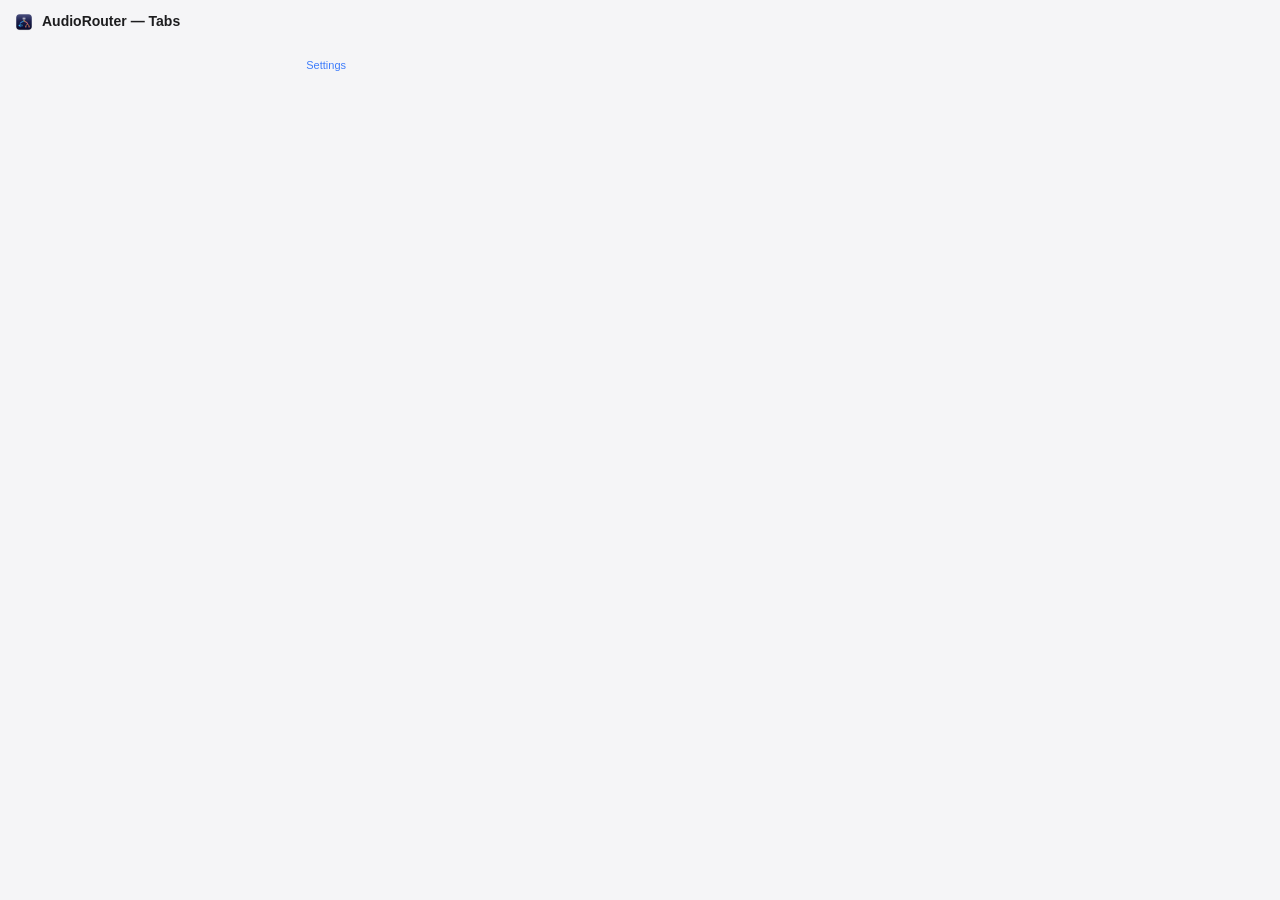
<file: chrome-extension/popup.html>
<!DOCTYPE html>
<html>
<head>
<meta charset="utf-8">
<link rel="stylesheet" href="popup.css">
</head>
<body>
<header>
  <img src="icons/icon32.png" alt="" width="20" height="20">
  <h1>AudioRouter — Tabs</h1>
</header>

<div id="grant-banner" class="banner hidden">
  Device names are hidden until you grant access.
  <button id="grant-btn">Grant device access</button>
</div>

<div id="list"></div>

<footer>
  <span id="status"></span>
  <a href="#" id="options-link">Settings</a>
</footer>

<template id="row-template">
  <div class="row">
    <img class="favicon" alt="">
    <div class="meta">
      <div class="title-line">
        <span class="title"></span>
        <span class="audible-badge hidden">●</span>
      </div>
      <div class="subtitle"></div>
    </div>
    <div class="controls">
      <select class="device"></select>
      <div class="volume-line">
        <input type="range" class="volume" min="0" max="200" step="5">
        <span class="volume-label"></span>
      </div>
    </div>
    <button class="stop hidden" title="Stop routing this tab">✕</button>
  </div>
</template>

<script src="popup.js"></script>
</body>
</html>
</file>
<file: chrome-extension/popup.css>
:root {
  color-scheme: light dark;
  --fg: #1d1d1f;
  --fg-secondary: #6e6e73;
  --bg: #f5f5f7;
  --row-bg: #ffffff;
  --accent: #3f7dfb;
  --green: #28a745;
  --border: rgba(0, 0, 0, 0.1);
}

@media (prefers-color-scheme: dark) {
  :root {
    --fg: #f5f5f7;
    --fg-secondary: #98989d;
    --bg: #1e1e20;
    --row-bg: #2a2a2d;
    --border: rgba(255, 255, 255, 0.12);
  }
}

* { margin: 0; padding: 0; box-sizing: border-box; }

body {
  width: 360px;
  font: 13px/1.4 -apple-system, BlinkMacSystemFont, "Segoe UI", sans-serif;
  color: var(--fg);
  background: var(--bg);
}

header {
  display: flex;
  align-items: center;
  gap: 8px;
  padding: 12px 14px 10px;
}

header h1 { font-size: 14px; font-weight: 600; }

.banner {
  margin: 0 12px 8px;
  padding: 8px 10px;
  border-radius: 8px;
  background: rgba(255, 176, 32, 0.15);
  font-size: 12px;
  display: flex;
  flex-direction: column;
  gap: 6px;
}

.banner button {
  align-self: flex-start;
  border: none;
  border-radius: 6px;
  padding: 4px 10px;
  background: var(--accent);
  color: #fff;
  font-size: 12px;
  cursor: pointer;
}

#list { padding: 0 10px 8px; display: flex; flex-direction: column; gap: 6px; }

.section-label {
  font-size: 11px;
  text-transform: uppercase;
  letter-spacing: 0.4px;
  color: var(--fg-secondary);
  padding: 6px 4px 0;
}

.row {
  display: grid;
  grid-template-columns: 20px 1fr auto;
  gap: 8px;
  align-items: start;
  background: var(--row-bg);
  border: 1px solid var(--border);
  border-radius: 10px;
  padding: 8px 10px;
  position: relative;
}

.row.clickable { cursor: pointer; }
.row.clickable:hover { border-color: var(--accent); }

.favicon { width: 18px; height: 18px; border-radius: 4px; margin-top: 2px; }

.meta { min-width: 0; }

.title-line { display: flex; align-items: center; gap: 5px; }

.title {
  font-weight: 500;
  white-space: nowrap;
  overflow: hidden;
  text-overflow: ellipsis;
  max-width: 190px;
}

.audible-badge { color: var(--green); font-size: 9px; }

.subtitle { font-size: 11px; color: var(--fg-secondary); margin-top: 1px; }
.subtitle.routed { color: var(--accent); }
.subtitle.error { color: #e5484d; }

.controls {
  grid-column: 1 / -1;
  display: flex;
  flex-direction: column;
  gap: 6px;
  margin-top: 4px;
}

.controls.hidden { display: none; }

select.device {
  width: 100%;
  padding: 4px 6px;
  border-radius: 6px;
  border: 1px solid var(--border);
  background: var(--bg);
  color: var(--fg);
  font-size: 12px;
}

.volume-line { display: flex; align-items: center; gap: 8px; }
.volume-line input[type="range"] { flex: 1; accent-color: var(--accent); }
.volume-label { font-size: 11px; color: var(--fg-secondary); min-width: 36px; text-align: right; }

button.stop {
  position: absolute;
  top: 6px;
  right: 8px;
  border: none;
  background: none;
  color: var(--fg-secondary);
  cursor: pointer;
  font-size: 12px;
}

button.stop:hover { color: #e5484d; }

.empty {
  text-align: center;
  color: var(--fg-secondary);
  padding: 20px 10px;
  font-size: 12px;
}

footer {
  display: flex;
  justify-content: space-between;
  align-items: center;
  padding: 8px 14px 10px;
  font-size: 11px;
  color: var(--fg-secondary);
}

footer a { color: var(--accent); text-decoration: none; }

.hidden { display: none !important; }
</file>
